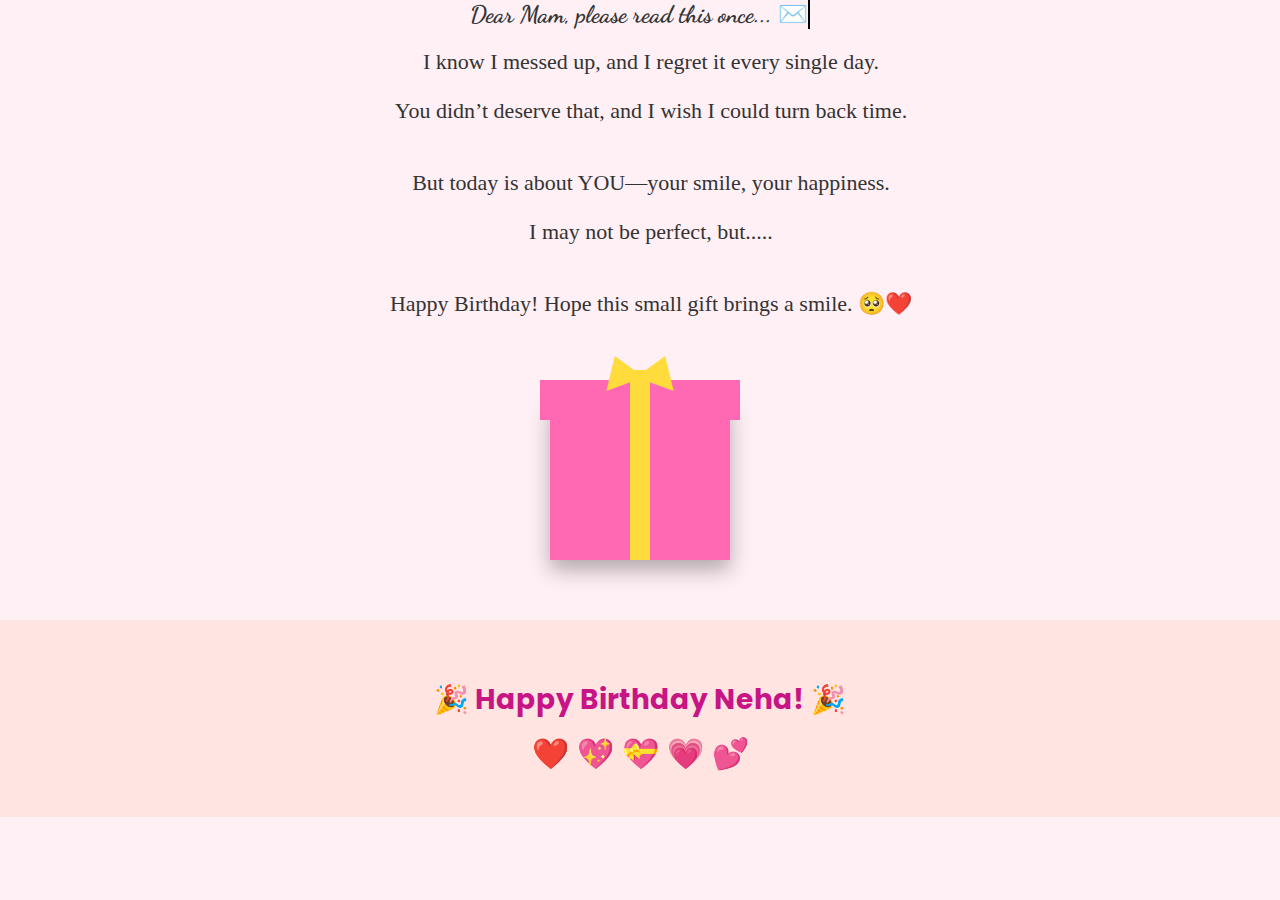
<file: index.html>
<!DOCTYPE html>
<html lang="en">
<head>
  <meta charset="UTF-8" />
  <meta name="viewport" content="width=device-width, initial-scale=1.0" />
  <title>Happy Birthday Neha</title>
  <link rel="stylesheet" href="style.css" />
  <link href="https://fonts.googleapis.com/css2?family=Dancing+Script&family=Poppins&display=swap" rel="stylesheet">
</head>
<body>
  <header>
    <h2 class="typing-text">Dear Mam, please read this once... ✉️</h2>
  </header>

  <section class="letter-section">
    I know I messed up, and I regret it every single day.<br>
    You didn’t deserve that, and I wish I could turn back time.<br><br>
    But today is about YOU—your smile, your happiness.<br>
    I may not be perfect, but.....<br><br>
    Happy Birthday! Hope this small gift brings a smile. 🥺❤️
  </section>

  <div class="gift-section">
    <div class="gift-box" onclick="openGift()">
      <div class="lid"></div>
      <div class="ribbon-vertical"></div>
      <div class="ribbon-top"></div>
      <div class="knot-left"></div>
      <div class="knot-right"></div>
    </div>
  </div>  

  <div class="birthday-section">
    <h1>🎉 Happy Birthday Neha! 🎉</h1>
    <div class="hearts">❤️ 💖 💝 💗 💕</div>
  </div>

  <script src="script.js"></script>
</body>
</html>
</file>
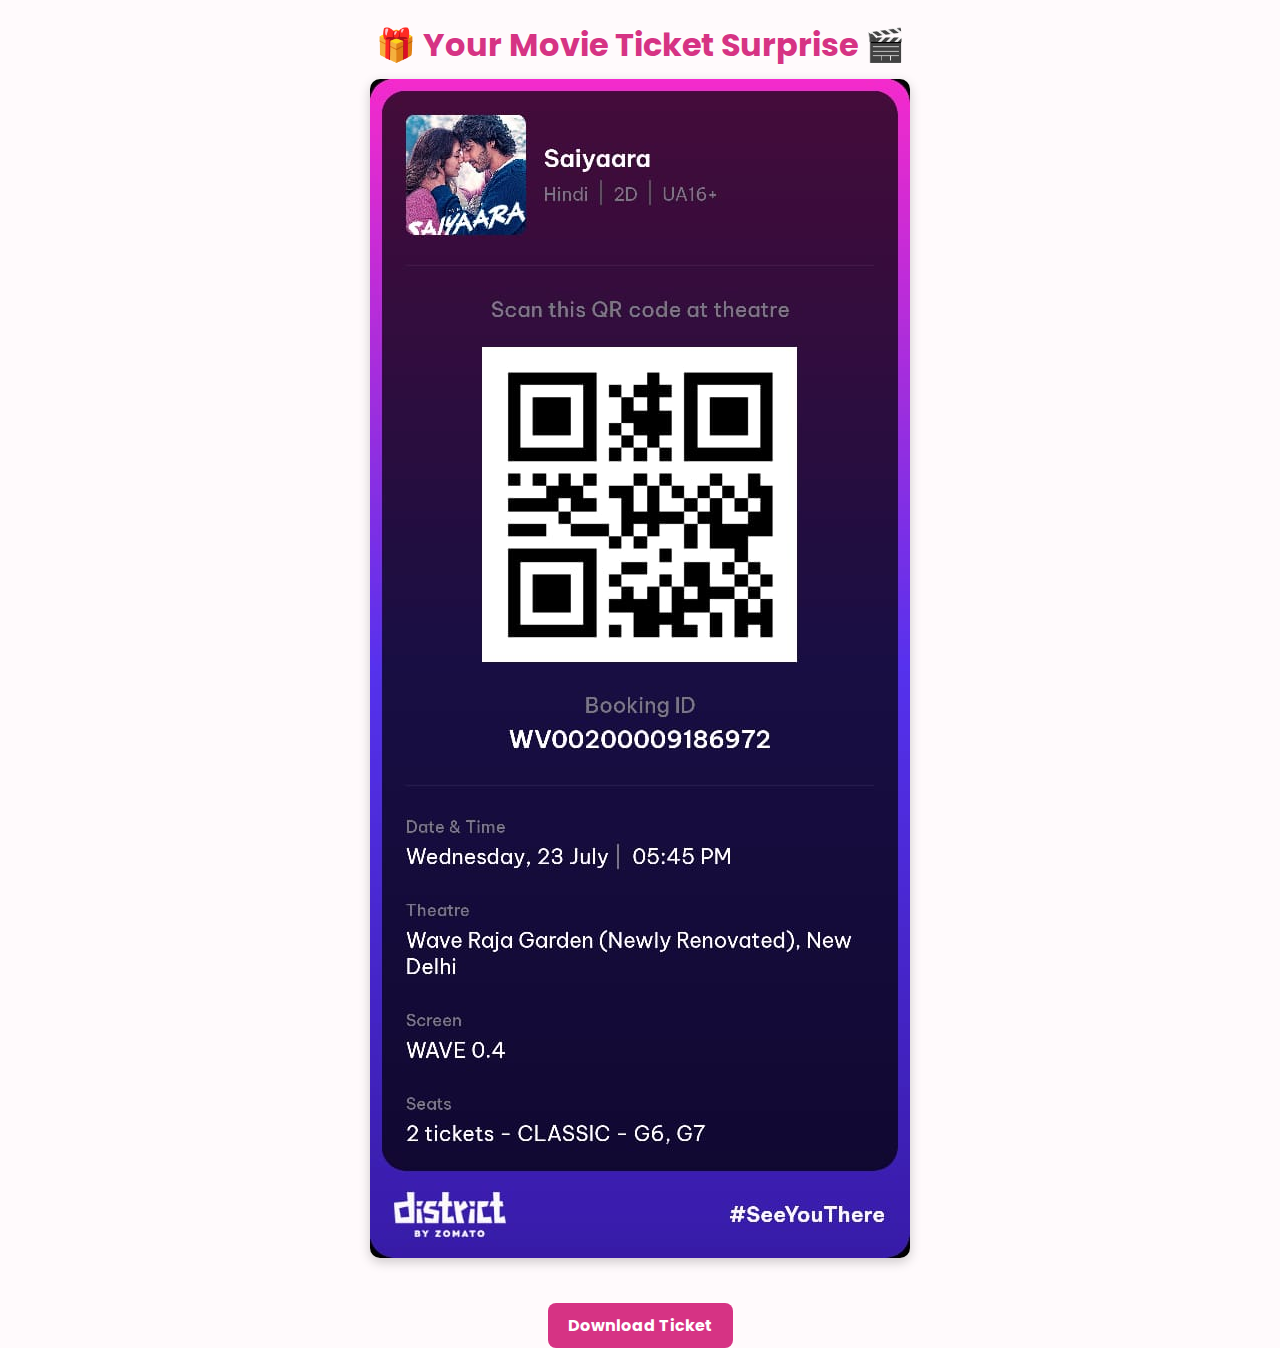
<file: ticket.html>
<!DOCTYPE html>
<html lang="en">
<head>
  <meta charset="UTF-8" />
  <meta name="viewport" content="width=device-width, initial-scale=1.0" />
  <title>Your Movie Ticket 🎟️</title>
  <link href="https://fonts.googleapis.com/css2?family=Poppins&display=swap" rel="stylesheet" />
  <style>
    body {
      font-family: 'Poppins', sans-serif;
      background: #fffafc;
      margin: 0;
      padding: 0;
      display: flex;
      flex-direction: column;
      align-items: center;
      justify-content: center;
      min-height: 100vh;
      text-align: center;
      animation: fadeIn 1s ease-in;
    }
    @keyframes fadeIn {
      from { opacity: 0; transform: translateY(20px); }
      to { opacity: 1; transform: translateY(0); }
    }
    h1 {
      color: #d63384;
      margin-bottom: 10px;
    }
    .ticket-img {
      max-width: 90%;
      border-radius: 10px;
      box-shadow: 0 4px 12px rgba(0, 0, 0, 0.2);
      margin-bottom: 20px;
    }
    .download-btn {
      display: inline-block;
      padding: 10px 20px;
      background-color: #d63384;
      color: white;
      text-decoration: none;
      border-radius: 8px;
      font-weight: bold;
    }
    .download-btn:hover {
      background-color: #c2176c;
    }
  </style>
</head>
<body>
  <h1>🎁 Your Movie Ticket Surprise 🎬</h1>
  <img src="movieticket.jpg" alt="Movie Ticket" class="ticket-img" />
  <br />
  <a href="movieticket.jpg" download class="download-btn">Download Ticket</a>
</body>
</html>
</file>
<file: style.css>
body {
    margin: 0;
    font-family: 'Poppins', sans-serif;
    background: #fff0f5;
    color: #333;
    overflow-x: hidden;
}

header {
    text-align: center;
    padding: 0;
    margin: 0;
}

.typing-text {
    font-family: 'Dancing Script', cursive;
    font-size: 24px;
    display: inline-block;
    overflow: hidden;
    border-right: 2px solid #000;
    animation: typing 4s steps(40, end) forwards, blink 0.7s step-end infinite;
    white-space: nowrap;
    text-align: center;
    max-width: 100%;
    margin: 0 auto;
    padding-bottom: 0;
}

@keyframes typing {
    from { width: 0; }
    to { width: 100%; }
}

@keyframes blink {
    50% { border-color: transparent; }
}

.letter-section {
    margin-top: -20px;
    padding: 10px 20px 0;
    text-align: center;
    font-size: 22px;
    max-width: 600px;
    margin-left: auto;
    margin-right: auto;
    font-family: 'Caveat', cursive;   /* ✅ Handwritten */
    line-height: 1.1;                 /* ✅ Tighter lines */
    animation: handwriting 3s steps(40, end) 1;
    white-space: pre-wrap;
    overflow-wrap: break-word;
  }
  
    
@keyframes handwriting {
    from { opacity: 0; transform: translateY(20px); }
    to { opacity: 1; transform: translateY(0); }
}

/* 🎁 Gift Box Final Design */
.gift-section {
    text-align: center;
    margin: 60px 0;
}

.gift-box {
    position: relative;
    width: 180px;
    height: 160px;
    background-color: #ff69b4;
    margin: 0 auto;
    cursor: pointer;
    display: block;
    transition: transform 0.3s ease;
    box-shadow: 0 10px 20px rgba(0, 0, 0, 0.3); /* Shadow added */
}

.gift-box .lid {
    position: absolute;
    top: -20px;
    left: -10px;
    width: 200px;
    height: 40px;
    background-color: #ff69b4;
    z-index: 1;
}

.gift-box .ribbon-vertical {
    position: absolute;
    top: 0;
    left: 50%;
    width: 20px;
    height: 100%;
    background-color: #ffdc3c; /* Golden Yellow */
    transform: translateX(-50%);
    z-index: 2;
}

.gift-box .ribbon-top {
    position: absolute;
    top: -30px;
    left: 50%;
    width: 20px;
    height: 40px;
    background-color: #ffdc3c;
    transform: translateX(-50%);
    z-index: 3;
}

.gift-box .knot-left,
.gift-box .knot-right {
    position: absolute;
    top: -45px;
    width: 0;
    height: 0;
    border-bottom: 30px solid #ffdc3c;
    border-left: 20px solid transparent;
    border-right: 20px solid transparent;
    z-index: 4;
}

.gift-box .knot-left {
    left: 50px;
    transform: rotate(-20deg);
}

.gift-box .knot-right {
    right: 50px;
    transform: rotate(20deg);
}

.gift-box:hover {
    transform: scale(1.05);
}

/* 🎉 Birthday Section */
.birthday-section {
    text-align: center;
    padding: 40px 20px;
    background: #ffe4e1;
}

.birthday-section h1 {
    font-size: 28px;
    color: #c71585;
    margin-bottom: 10px;
}

.hearts {
    font-size: 30px;
    animation: float 2s infinite ease-in-out;
}

@keyframes float {
    0%, 100% { transform: translateY(0); }
    50% { transform: translateY(-10px); }
}

/* 📱 Mobile Responsive */
@media screen and (max-width: 500px) {
    .typing-text {
        font-size: 20px;
    }

    .gift-box {
        width: 150px;
        height: 130px;
    }

    .gift-box .lid {
        width: 170px;
        height: 30px;
        top: -25px;
    }

    .gift-box .ribbon-vertical,
    .gift-box .ribbon-top {
        width: 14px;
    }

    .gift-box .knot-left,
    .gift-box .knot-right {
        border-bottom: 24px solid #ffdc3c;
        border-left: 14px solid transparent;
        border-right: 14px solid transparent;
        top: -35px;
    }
    .ticket-img {
        width: 300px;           /* ✅ Smaller width */
        height: 150px;          /* ✅ 2:1 ratio */
        object-fit: cover;      /* ✅ Clean crop inside box */
        border-radius: 10px;
        box-shadow: 0 4px 12px rgba(247, 35, 225, 0.2);
        margin-bottom: 20px;
        display: block;
      }
      
      
}
</file>
